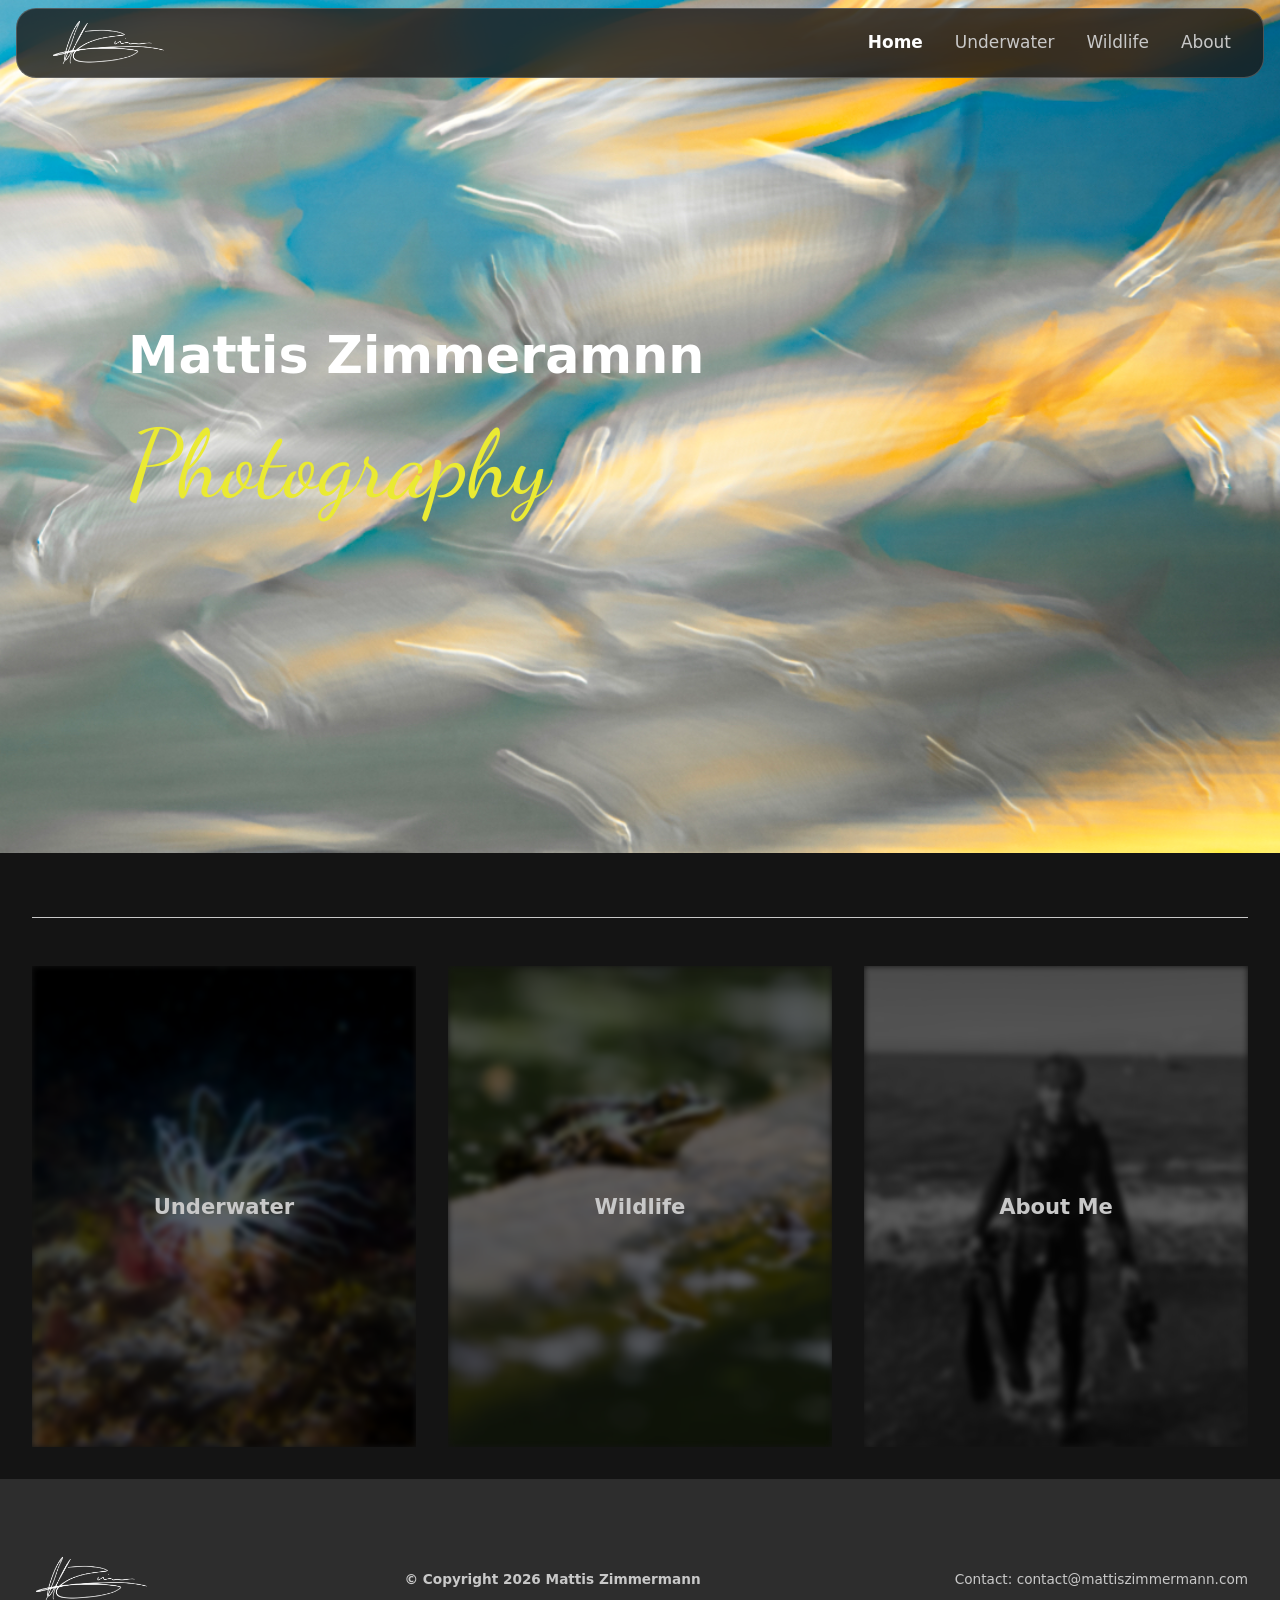
<file: index.html>
<!DOCTYPE html>
<html lang="en">
    <head>
        <meta charset="UTF-8">
        <meta name="viewport" content="width=device-width, initial-scale=1.0, maximum-scale=1.0, user-scalable=no">


        <title>Mattis Zimmermann - Home</title>
        <link rel="icon" type="image/png" href="Assets/Logo.png">   
        
        <link rel="stylesheet" href="style.css">
    </head>

    <body>
        <nav class="navbar">
           <a href="index.html" class="navbar-logo">
                <img src="Assets/Signature.png">
           </a>

           <div class="navbar-links">
                <a href="index.html" class="active">Home</a>
                <a href="underwater.html">Underwater</a>
                <a href="wildlife.html">Wildlife</a>
                <a href="about.html">About</a>
           </div>
        </nav>

        <button class="navbar-toggle" aria-label="Toggle navigation">
            <span></span>
            <span></span>
        </button>

        <div class="landing">
            <img src="Images/Underwater/Photo 00014.jpg">

            <div class="landing-text">
                <h1>Mattis Zimmeramnn</h1>
                <h2 id="home-001">Photography</h2>
            </div>
        </div>

        <main>
            <div class="divider">
                <hr>
            </div>
            <div class="landing-buttons">
                <div class="landing-button">
                    <a href="underwater.html">
                        <img src="Images/Underwater/Photo 00005.jpg">
                    </a>
                    <h1>Underwater</h1>
                </div>
                <div class="landing-button">
                    <a href="wildlife.html">
                        <img src="Images/Wildlife/Photo 00009.jpg">
                    </a>
                    <h1>Wildlife</h1>
                </div>
                <div class="landing-button">
                    <a href="about.html"> 
                        <img src="Images/About/Photo 00001.jpeg">
                    </a>
                    <h1>About Me</h1>
                </div>
            </div>
        </main>
 

        <footer class="footer">
            <img src="Assets/Signature.png">                
       
            <h1>© Copyright 2026 Mattis Zimmermann</h1>
           
            <h2>Contact: contact@mattiszimmermann.com</h2>
        </footer>


        <script src="script.js"></script>

    </body>
</html>
</file>
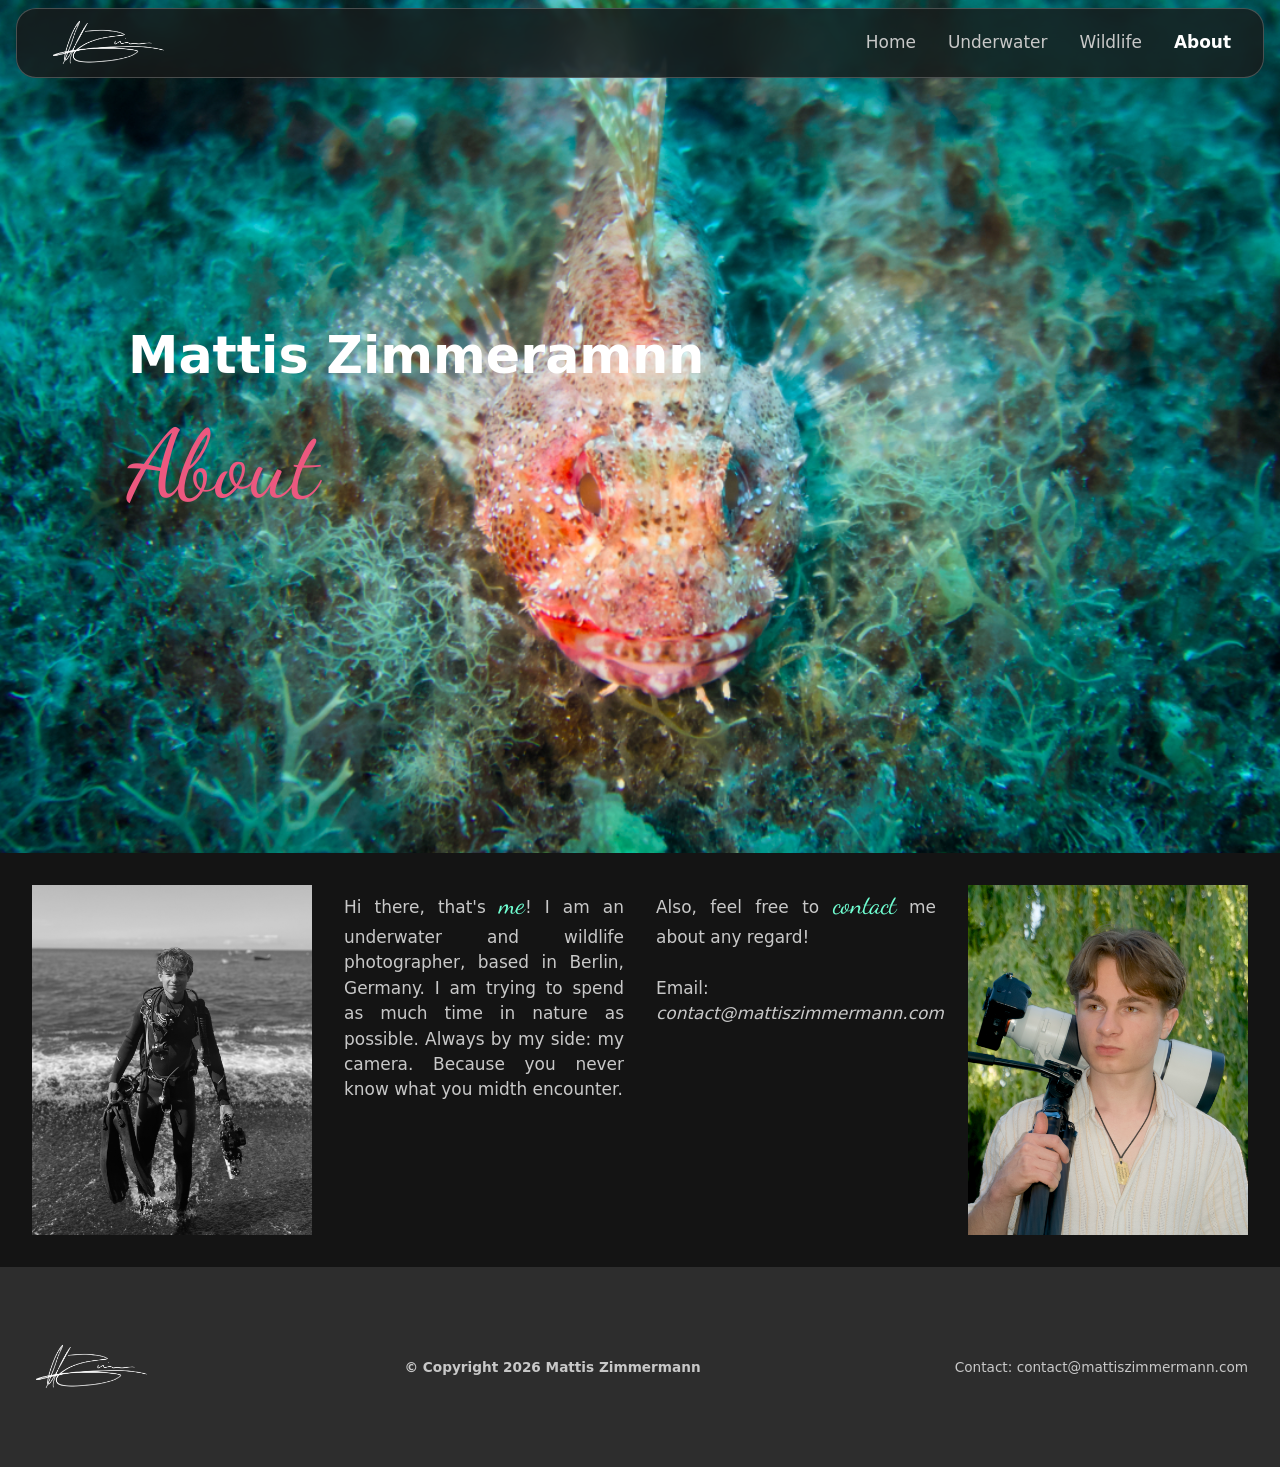
<file: about.html>
<!DOCTYPE html>
<html lang="en">
    <head>
        <meta charset="UTF-8">
        <meta name="viewport" content="width=device-width, initial-scale=1.0, maximum-scale=1.0, user-scalable=no">


        <title>Mattis Zimmermann - About</title>
        <link rel="icon" type="image/png" href="Assets/Logo.png">   
        
        <link rel="stylesheet" href="style.css">
    </head>

    <body>
        <nav class="navbar">
           <a href="index.html" class="navbar-logo">
                <img src="Assets/Signature.png">
           </a>

           <div class="navbar-links">
                <a href="index.html">Home</a>
                <a href="underwater.html">Underwater</a>
                <a href="wildlife.html">Wildlife</a>
                <a href="about.html" class="active">About</a>
           </div>
        </nav>

        <button class="navbar-toggle" aria-label="Toggle navigation">
            <span></span>
            <span></span>
        </button>

        <div class="landing">
            <img src="Images/Underwater/Photo 00013.jpg">

            <div class="landing-text">
                <h1>Mattis Zimmeramnn</h1>
                <h2 id="about-001">About</h2>
            </div>
        </div>

        <div class="main">
            <section class="gallery">
                <div class="sub-gallery">
                    <article class="gallery-item"> 
                        <img src="Images/About/Photo 00001.jpeg" class="small-img">
                        <h1>Hi there, that's <span class="species" id="about-002">me</span>! I am an underwater and wildlife photographer, based in Berlin, Germany. I am trying to spend as much time in nature as possible. Always by my side: my camera. Because you never know what you midth encounter.</h1>
                    </article> 
                </div>

                <div class="sub-gallery">
                    <article class="gallery-item"> 
                        <h1>Also, feel free to <span class="species" id="about-002">contact</span> me about any regard!<br><br>Email: <span class="scientific-name">contact@mattiszimmermann.com</span></h1>
                        <img src="Images/About/Photo 00002.jpg" class="small-img">
                    </article> 
                </div>
            </section> 
        </div>  

        <div class="footer">
            <img src="Assets/Signature.png">                
       
            <h1>© Copyright 2026 Mattis Zimmermann</h1>
           
            <h2>Contact: contact@mattiszimmermann.com</h2>
        </div>

        <script src="script.js"></script>
    </body>
</html>
</file>
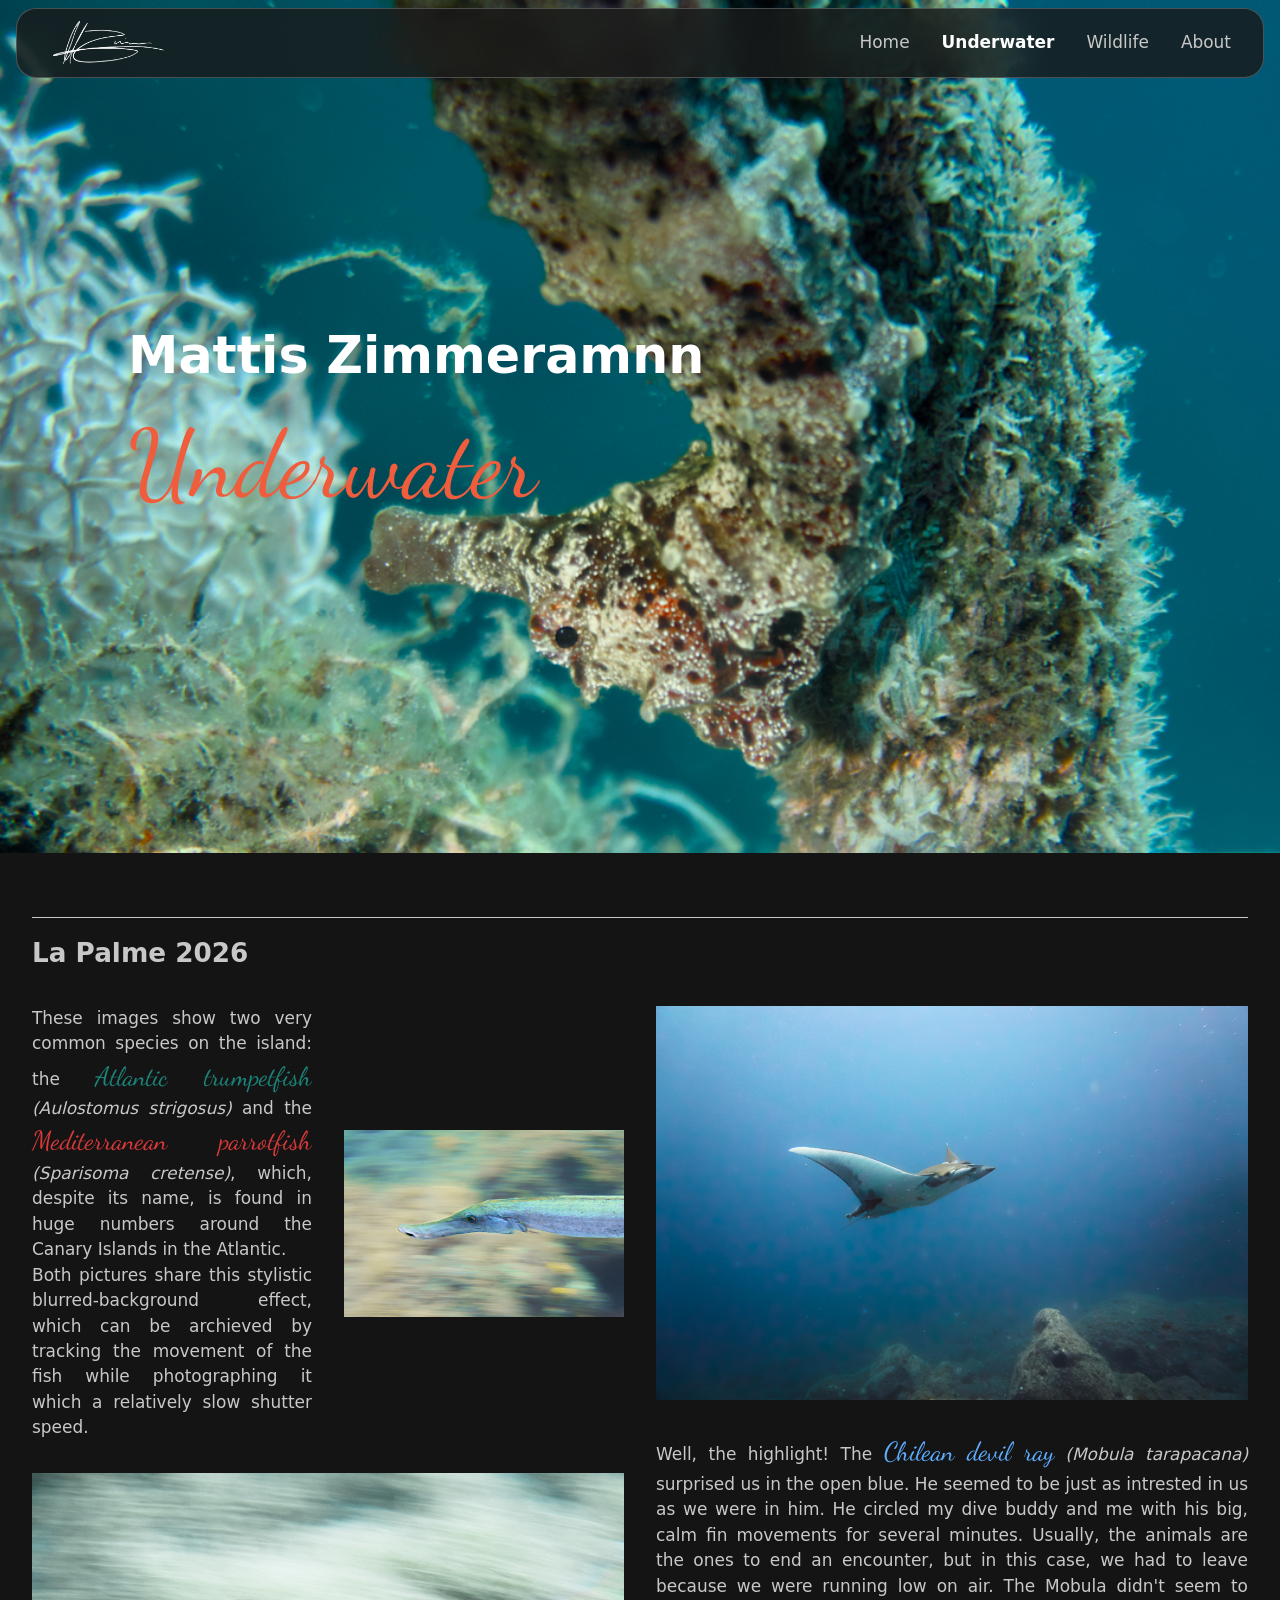
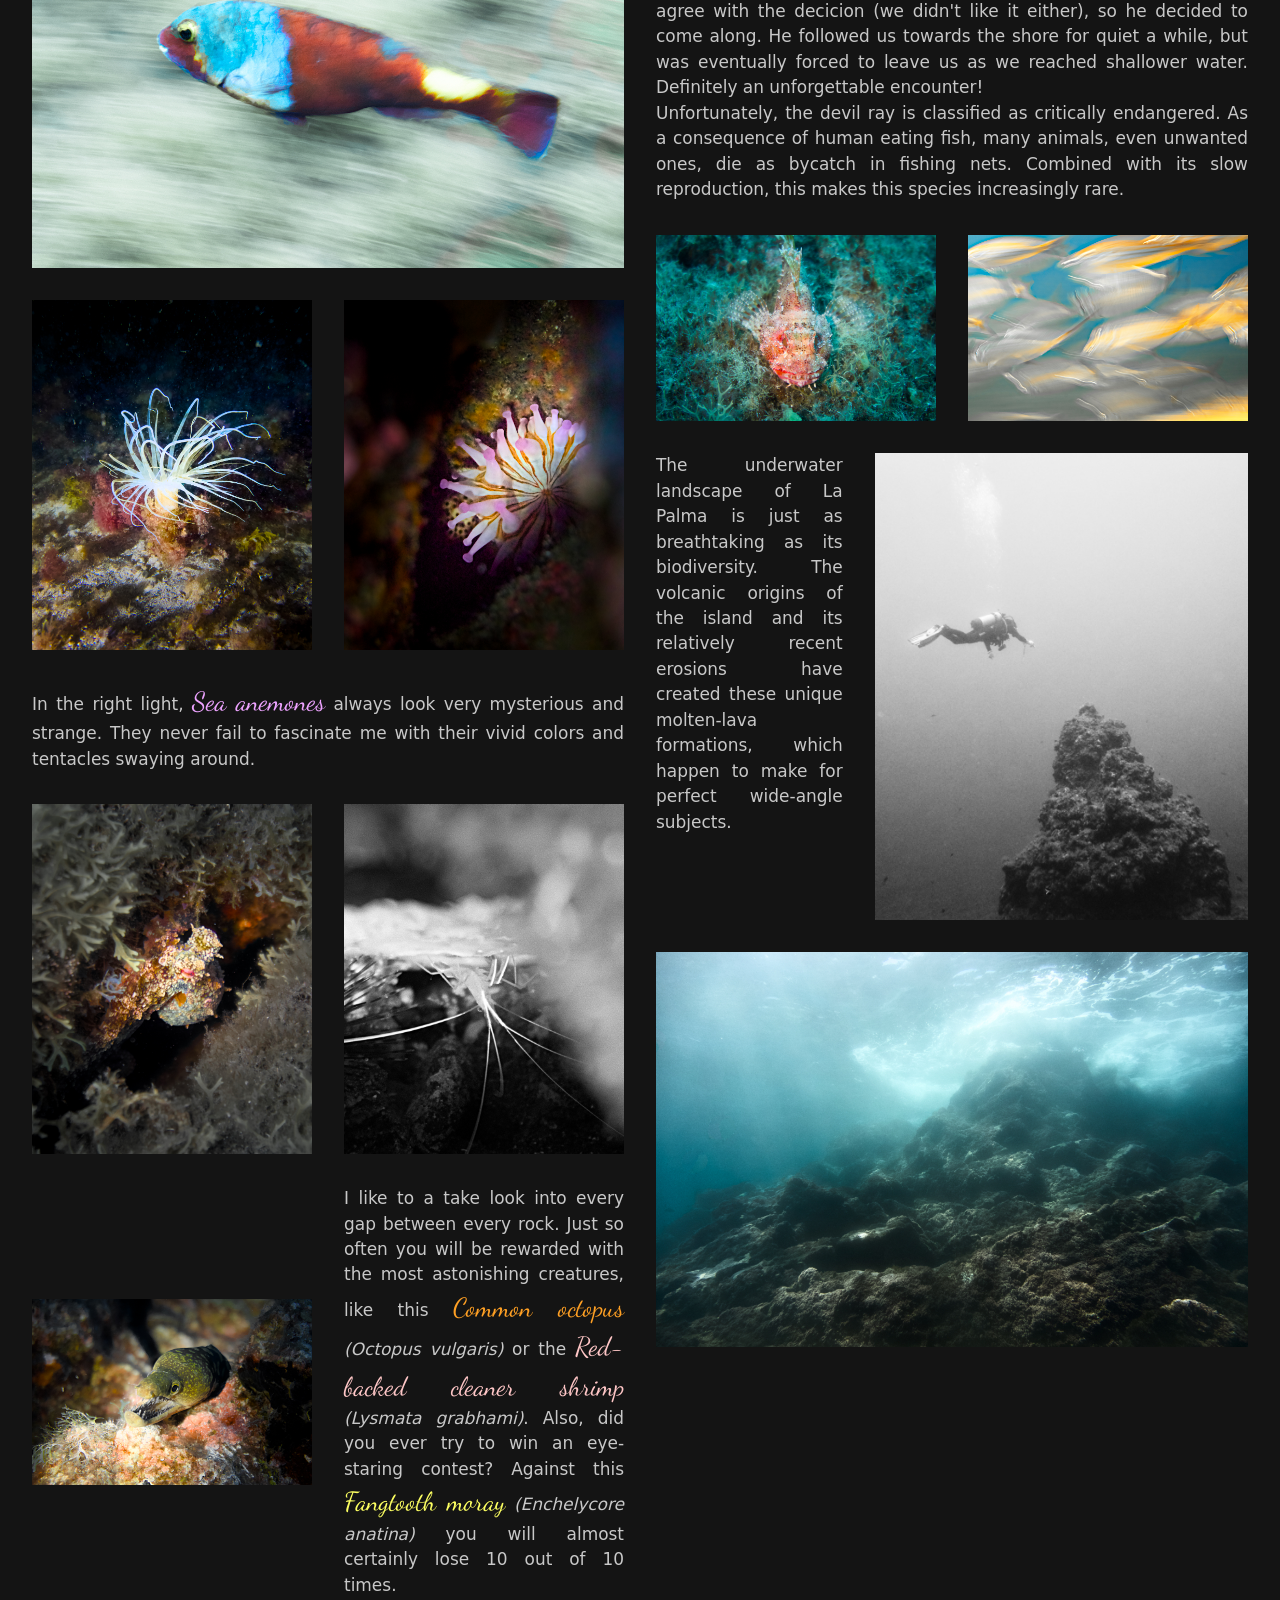
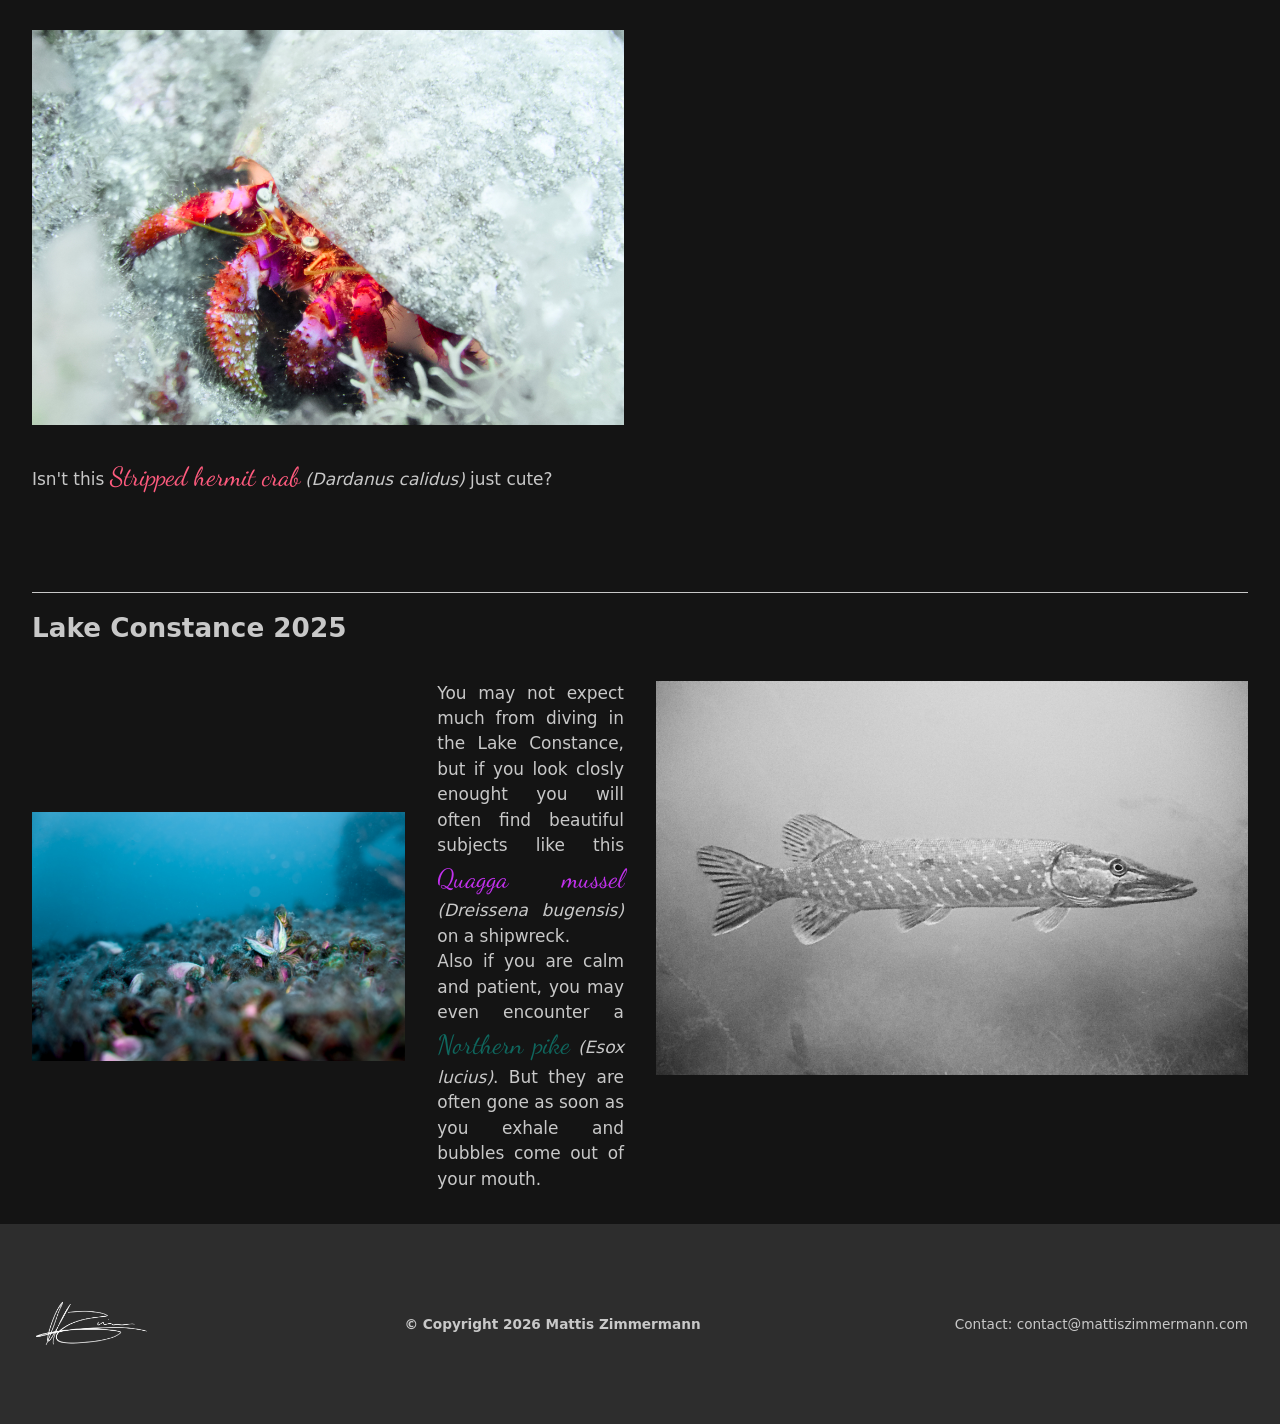
<file: underwater.html>
<!DOCTYPE html>
<html lang="en">
    <head>
        <meta charset="UTF-8">
        <meta name="viewport" content="width=device-width, initial-scale=1.0, maximum-scale=1.0, user-scalable=no">


        <title>Mattis Zimmermann - Underwater</title>
        <link rel="icon" type="image/png" href="Assets/Logo.png">   
        
        <link rel="stylesheet" href="style.css">
    </head>

    <body>
        <nav class="navbar">
           <a href="index.html" class="navbar-logo">
                <img src="Assets/Signature.png">
           </a>

           <div class="navbar-links">
                <a href="index.html">Home</a>
                <a href="underwater.html" class="active">Underwater</a>
                <a href="wildlife.html">Wildlife</a>
                <a href="about.html">About</a>
           </div>
        </nav>

        <button class="navbar-toggle" aria-label="Toggle navigation">
            <span></span>
            <span></span>
        </button>

        <div class="landing">
            <img src="Images/Underwater/Photo 00001.jpg">

            <div class="landing-text">
                <h1>Mattis Zimmeramnn</h1>
                <h2 id="underwater-001">Underwater</h2>
            </div>
        </div>

        <main>
            <div class="divider">
                <hr>
                <h1>La Palme 2026</h1>
            </div>
            <section class="gallery">
                <div class="sub-gallery">
                    <article class="gallery-item">
                        <h1>These images show two very common species on the island: the <span class="species" id="underwater-004">Atlantic trumpetfish</span><span class="scientific-name"> (Aulostomus strigosus)</span> and the <span class="species" id="underwater-005">Mediterranean parrotfish</span> <span class="scientific-name"> (Sparisoma cretense)</span>, which, despite its name, is found in huge numbers around the Canary Islands in the Atlantic. <br>Both pictures share this stylistic blurred-background effect, which can be archieved by tracking the movement of the fish while photographing it which a relatively slow shutter speed.</h1>
                        <img src="Images/Underwater/Photo 00010.jpg" class="small-img">
                    </article>

                    <article class="gallery-item">
                        <img src="Images/Underwater/Photo 00007.jpg">
                    </article>

                    <article class="gallery-item">
                        <img src="Images/Underwater/Photo 00005.jpg">
                        <img src="Images/Underwater/Photo 00009.jpg">
                    </article>

                    <article class="gallery-item">
                        <h1>In the right light, <span class="species" id="underwater-009">Sea anemones</span> always look very mysterious and strange. They never fail to fascinate me with their vivid colors and tentacles swaying around.</h1>
                    </article>

                                        <article class="gallery-item">
                        <img src="Images/Underwater/Photo 00002.jpg">
                         <img src="Images/Underwater/Photo 00003.jpg">
            
                    </article>

                    <article class="gallery-item">
                        <img src="Images/Underwater/Photo 00011.jpg" class="small-img">
                        <h1>I like to a take look into every gap between every rock. Just so often you will be rewarded with the most astonishing creatures, like this <span class="species" id="underwater-006">Common octopus</span><span class="scientific-name"> (Octopus vulgaris)</span> or the <span class="species" id="underwater-007">Red-backed cleaner shrimp</span><span class="scientific-name"> (Lysmata grabhami)</span>. Also, did you ever try to win an eye-staring contest? Against this <span class="species" id="underwater-008">Fangtooth moray</span><span class="scientific-name"> (Enchelycore anatina)</span> you will almost certainly lose 10 out of 10 times.</h1>
                    </article>

                    <article class="gallery-item">
                        <img src="Images/Underwater/Photo 00016.jpg">
                    </article>

                    <article class="gallery-item">
                        <h1>Isn't this <span class="species" id="underwater-011">Stripped hermit crab</span><span class="scientific-name"> (Dardanus calidus)</span> just cute?</h1>
                    </article>
                </div>

                <div class="sub-gallery">
                    <article class="gallery-item">
                        <img src="Images/Underwater/Photo 00012.jpg">
                    </article>
                    
                    <article class="gallery-item">
                        <h1>Well, the highlight! The <span class="species" id="underwater-010">Chilean devil ray</span><span class="scientific-name"> (Mobula tarapacana)</span> surprised us in the open blue. He seemed to be just as intrested in us as we were in him. He circled my dive buddy and me with his big, calm fin movements for several minutes. Usually, the animals are the ones to end an encounter, but in this case, we had to leave because we were running low on air. The Mobula didn't seem to agree with the decicion (we didn't like it either), so he decided to come along. He followed us towards the shore for quiet a while, but was eventually forced to leave us as we reached shallower water. Definitely an unforgettable encounter!<br>Unfortunately, the devil ray is classified as critically endangered. As a consequence of human eating fish, many animals, even unwanted ones, die as bycatch in fishing nets. Combined with its slow reproduction, this makes this species increasingly rare.
                        </h1>
                    </article>

                    <article class="gallery-item">
                        <img src="Images/Underwater/Photo 00013.jpg">
                        <img src="Images/Underwater/Photo 00014.jpg">
                    </article>

                    <article class="gallery-item">
                        <h1>The underwater landscape of La Palma is just as breathtaking as its biodiversity. The volcanic origins of the island and its relatively recent erosions have created these unique molten-lava formations, which happen to make for perfect wide-angle subjects.</h1>
                        <img src="Images/Underwater/Photo 00015.jpg">
                    </article>
                    
                    <article class="gallery-item">
                        <img src="Images/Underwater/Photo 00004.jpg">
                    </article>
                </div>
            </section>



            <div class="divider">
                <hr>
                <h1>Lake Constance 2025</h1>
            </div>
            <section class="gallery">
                <div class="sub-gallery">
                    <article class="gallery-item">
                        <img src="Images/Underwater/Photo 00008.jpg">
                        <h1>You may not expect much from diving in the Lake Constance, but if you look closly enought you will often find beautiful subjects like this <span class="species" id="underwater-002">Quagga mussel</span><span class="scientific-name"> (Dreissena bugensis)</span> on a shipwreck. 
<br>Also if you are calm and patient, you may even encounter a <span class="species" id="underwater-003">Northern pike</span> <span class="scientific-name"> (Esox lucius)</span>. But they are often gone as soon as you exhale and bubbles come out of your mouth.</h1>
                    </article> 
                </div>

                <div class="sub-gallery">
                    <article class="gallery-item">
                        <img src="Images/Underwater/Photo 00006.jpg">         
                    </article>
                </div>
            </section> 
        </main>

        <footer class="footer">
            <img src="Assets/Signature.png">                
       
            <h1>© Copyright 2026 Mattis Zimmermann</h1>
           
            <h2>Contact: contact@mattiszimmermann.com</h2>
        </footer>

        <script src="script.js"></script>
    </body>
</html>
</file>
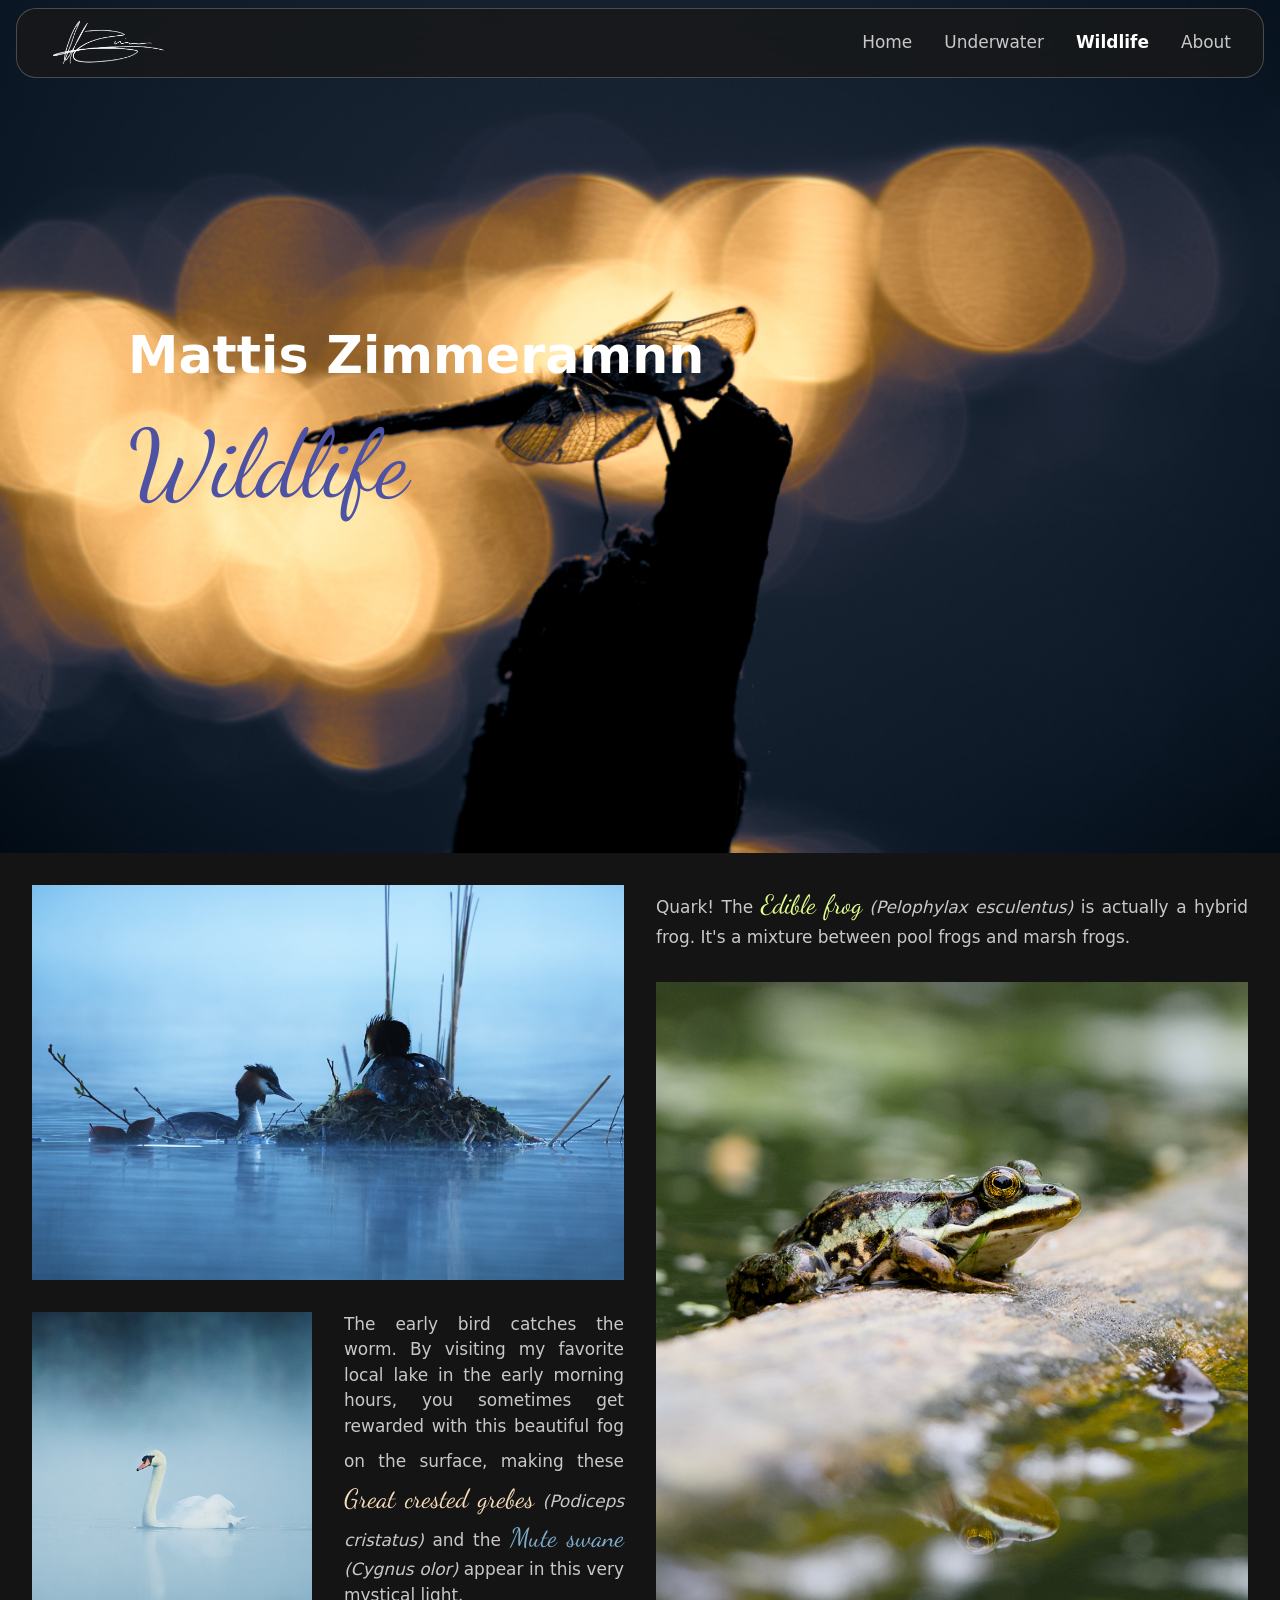
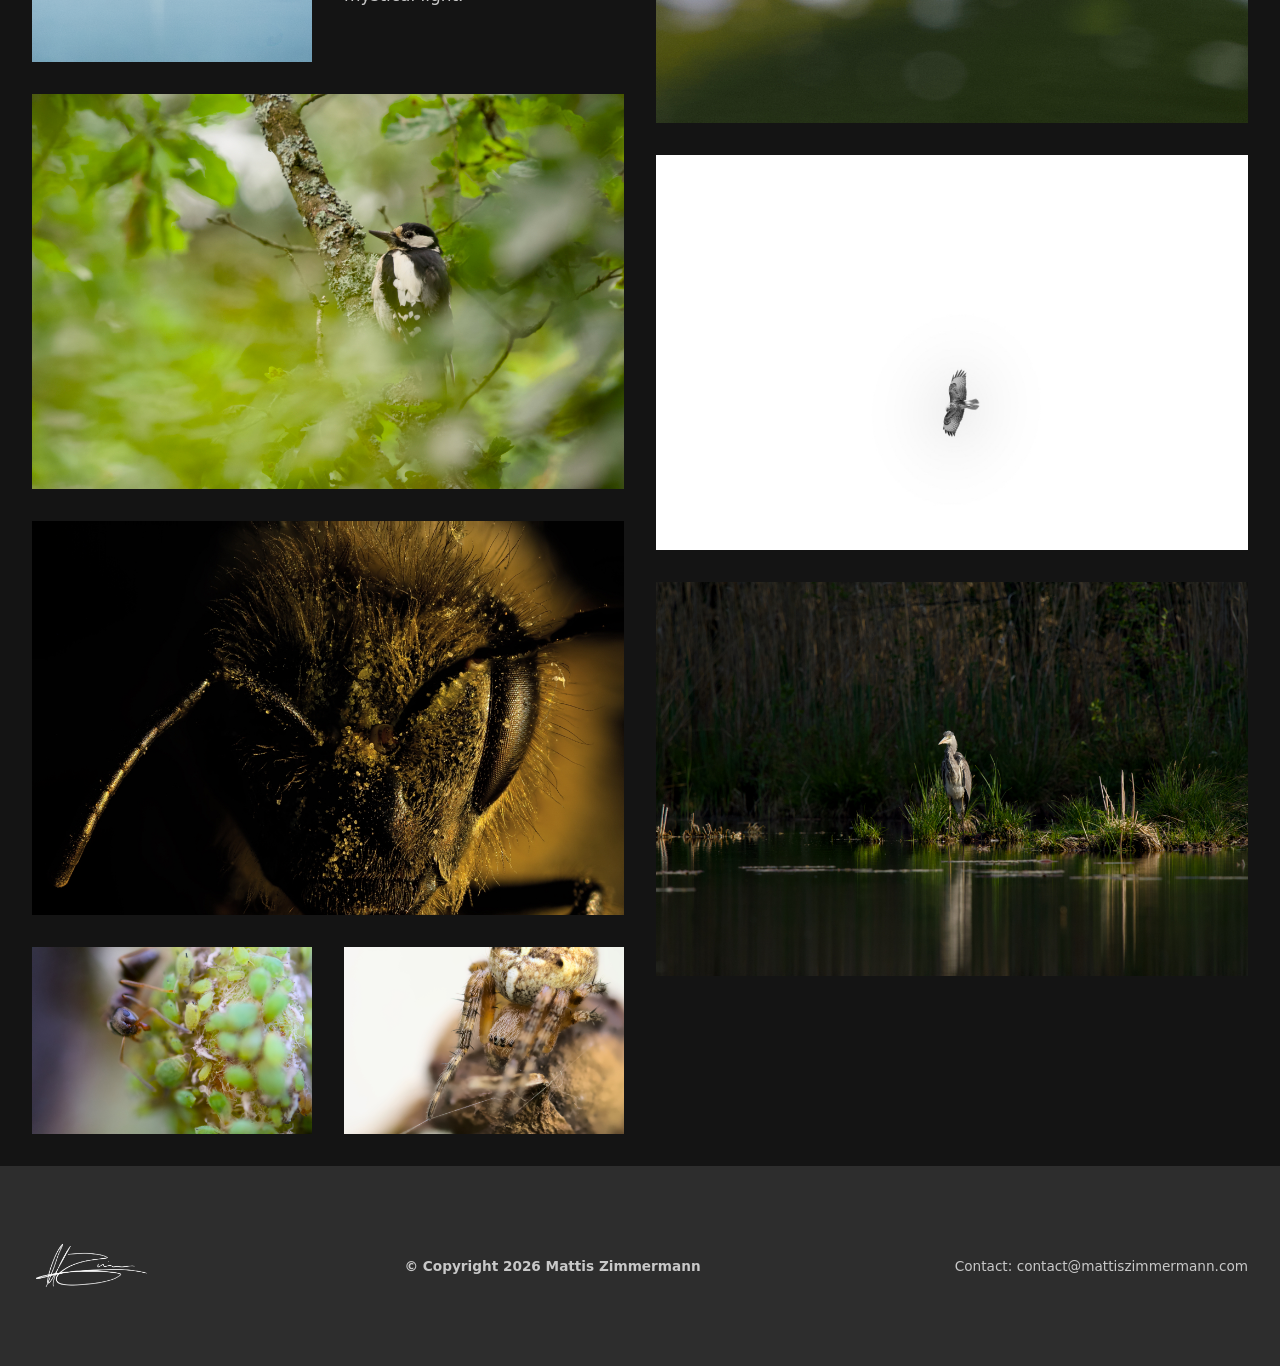
<file: wildlife.html>
<!DOCTYPE html>
<html lang="en">
    <head>
        <meta charset="UTF-8">
        <meta name="viewport" content="width=device-width, initial-scale=1.0, maximum-scale=1.0, user-scalable=no">


        <title>Mattis Zimmermann - Wildlife</title>
        <link rel="icon" type="image/png" href="Assets/Logo.png">   
        
        <link rel="stylesheet" href="style.css">
    </head>

    <body>
        <nav class="navbar">
           <a href="index.html" class="navbar-logo">
                <img src="Assets/Signature.png">
           </a>

           <div class="navbar-links">
                <a href="index.html">Home</a>
                <a href="underwater.html">Underwater</a>
                <a href="wildlife.html" class="active">Wildlife</a>
                <a href="about.html">About</a>
           </div>
        </nav>

        <button class="navbar-toggle" aria-label="Toggle navigation">
            <span></span>
            <span></span>
        </button>

        <div class="landing">
            <img src="Images/Wildlife/Photo 00005.jpg">

            <div class="landing-text">
                <h1>Mattis Zimmeramnn</h1>
                <h2 id="wildlife-001">Wildlife</h2>
            </div>
        </div>

        <div class="main">
            <section class="gallery">
                <div class="sub-gallery">
                    <article class="gallery-item">
                        <img src="Images/Wildlife/Photo 00006.jpg">
                    </article>

                   <article class="gallery-item">
                        <img src="Images/Wildlife/Photo 00008.jpg" class="small-img">
                        <h1>The early bird catches the worm. By visiting my favorite local lake in the early morning hours, you sometimes get rewarded with this beautiful fog on the surface, making these<span class="species" id="wildlife-002"> Great crested grebes</span><span class="scientific-name"> (Podiceps cristatus)</span> and the <span class="species" id="wildlife-003">Mute swane</span> <span class="scientific-name"> (Cygnus olor)</span> appear in this very mystical light.</h1>
                    </article>

                    <article class="gallery-item">
                        <img src="Images/Wildlife/Photo 00013.jpg">
                    </article>

                   <article class="gallery-item">
                        <img src="Images/Wildlife/Photo 00003.jpg">
                    </article>

                    <article class="gallery-item">
                        <img src="Images/Wildlife/Photo 00001.jpg">
                        <img src="Images/Wildlife/Photo 00002.jpg">
                    </article>
                </div>

                <div class="sub-gallery">
                    <article class="gallery-item">
                        <h1>Quark! The <span class="species" id="wildlife-004"> Edible frog</span><span class="scientific-name"> (Pelophylax esculentus)</span> is actually a hybrid frog. It's a mixture between pool frogs and marsh frogs.</h1>
                    </article>

                    <article class="gallery-item">
                        <img src="Images/Wildlife/Photo 00009.jpg">
                    </article>

                    <article class="gallery-item">
                        <img src="Images/Wildlife/Photo 00007.jpg">
                    </article>

                    <article class="gallery-item">
                        <img src="Images/Wildlife/Photo 00011.jpg">
                    </article>
                </div>
            </section>
        </div>  

        <div class="footer">
            <img src="Assets/Signature.png">                
       
            <h1>© Copyright 2026 Mattis Zimmermann</h1>
           
            <h2>Contact: contact@mattiszimmermann.com</h2>
        </div>

        <script src="script.js"></script>
    </body>
</html>
</file>
<file: style.css>
@import url('https://fonts.googleapis.com/css2?family=Dancing+Script:wght@400..700&display=swap');



body {
    font-family: var(--font-family-normal);
    line-height: 1.5;
    color: var(--color-gray);
    background: var(--color-background);
    font-weight: var(--font-weight-1);
    min-width: 350px;
}

* {
    margin: 0;
    padding: 0;
    box-sizing: border-box;
}

:root {
    
  --step--2: clamp(0.6944rem, 0.6326rem + 0.2749vw, 0.88rem);
  --step--1: clamp(0.8333rem, 0.7444rem + 0.3951vw, 1.1rem);
  --step-0: clamp(1rem, 0.875rem + 0.5556vw, 1.375rem);
  --step-1: clamp(1.2rem, 1.0271rem + 0.7685vw, 1.7188rem);
  --step-2: clamp(1.44rem, 1.2039rem + 1.0495vw, 2.1484rem);
  --step-3: clamp(1.728rem, 1.4088rem + 1.4186vw, 2.6855rem);
  --step-4: clamp(2.0736rem, 1.6458rem + 1.9012vw, 3.3569rem);
  --step-5: clamp(2.4883rem, 1.919rem + 2.5301vw, 4.1962rem);


  --color-text-gray: rgb(200, 200, 200);
  --color-text-white: white;
  --color-background: rgb(20, 20, 20);
  --color-gray: rgb(45, 45, 45);

  --font-weight-0: 100;
  --font-weight-1: 300;
  --font-weight-2: 600;
  --font-weight-3: 900;

  --font-family-normal: system-ui, sans-serif;
  --font-family-cursive: "Dancing Script" !important;
}

img {
  max-width: 100%;
  display: block;
}

a {
  color: inherit;
  text-decoration: none;
}

.navbar {
    display: flex;
    align-items: center; 
    gap: 2rem;

    position: fixed;
    top: 0.5rem;
    left: 1rem;

    width: calc(100% - 2rem);
    height: 70px;

    padding: 2rem;

    border-radius: 20px;

    background: rgba(24, 24, 24, 0.8);
    backdrop-filter: blur(20px);
    
    border: 1px solid rgba(128, 128, 128, 0.5);

    z-index: 1000;
}

.navbar-logo img {
    display: block;
    width: auto;
    height: 50px;
}

.navbar-toggle {
    position: fixed;
    display: none;

    border: 0;
    background: none;

    width: 20px;
    height: 20px;

    top: calc(30px + 0.5rem);
    right: 2rem;

    transform: translate(-50%, -50%);

    cursor: pointer;
    z-index: 1001;
}

.navbar-toggle span {
    position: absolute;
    left: 0;

    width: 100%;
    height: 2px;

    background: var(--color-text-gray);

    transition:
        transform 0.3s ease,
        top 0.3s ease;
}

.navbar-toggle span:first-child {
    top: 10px;
}

.navbar-toggle span:last-child {
    top: 20px;
}

.navbar.open + .navbar-toggle span:first-child {
    top: 15px;
    transform: rotate(45deg);
}

.navbar.open + .navbar-toggle span:last-child {
    top: 15px;
    transform: rotate(-45deg);
}


.navbar-links {
    display: flex;
    align-items: center;
    gap: 2rem;

    margin-left: auto;

    color: var(--color-text-gray);
    font-size: var(--step--1);
}

.navbar-links a{
    transition: transform 0.2s ease;
}

.navbar-links a:hover{
    transform: scale(1.05);
}

.navbar-links a.active {
    color: var(--color-text-white);
    font-weight: var(--font-weight-2);
}

.landing {
    position: relative;

    width: 100%;
    height: auto;
}

.landing img {
    width: 100%;
    height: auto;
    object-fit: cover;
}

.landing-text {
    position: absolute;
    top: 50%;
    left: 10%;
    transform: translate(0%, -50%);

    width: 80%;
    text-align: left;
}

.landing-text h1 {
    font-size: var(--step-4);
    font-family: var(--font-family-normal);
    color: var(--color-text-white)
}

.landing-text h2 {
    font-size: calc(var(--step-5) * 1.5);
    font-weight: var(--font-weight-1);
    font-family: var(--font-family-cursive);
    color: var(--color-text-white)
}

.landing-buttons{
    display: grid;
    grid-template-columns: repeat(3, 1fr);
    gap: 2rem;

    padding: 2rem;
}

.landing-button{
    position: relative;
    flex: 1;
    overflow: hidden;
}

.landing-button:hover h1 {
    transform: translateY(-50%) scale(1.1);
}

.landing-button img{
    filter: brightness(40%) blur(3px);
}

.landing-button h1{
    position: absolute;
    top: 50%;
    transform: translateY(-50%);

    width: 100%;
    text-align: center;

    color: var(--color-text-gray);
    font-size: var(--step-0);

    transition: transform 0.1s ease;
}

.divider {
    margin-left: 2rem;
    margin-right: 2rem;
}

.divider h1{
    font-size: var(--step-1);
    font-weight: var(--font-weight-2);
    color: var(--color-text-gray)
}

hr {
    border: none;
    border-top: 1px solid var(--color-text-gray);
    margin-top: 4rem;
    margin-bottom: 1rem;
}


.gallery {
    display: grid;
    grid-template-columns: repeat(2, 1fr);
    padding: 2rem;
    gap: 2rem;
}

.sub-gallery {
    display: flex;
    flex-direction: column;
    gap: 2rem;
}

.gallery-item {
    display: flex;
    flex-direction: row;
    gap: 2rem;
}

.gallery-item img {
    display: block;
    flex: 2;
    min-width: 0;
    height: auto;
    object-fit: contain;
}

.gallery-item .small-img {
    flex: 1;
}

.gallery-item h1 {
    flex: 1;
    font-size: var(--step--1);
    font-weight: var(--font-weight-1);
    color: var(--color-text-gray);

    text-align: justify;

    min-width: 0;

    min-height: 0;
}

.species {
    font-size: var(--step-1);
    font-weight: var(--font-weight-1);
    font-family: var(--font-family-cursive);
}

.scientific-name {
    font-style: italic;
    font-weight: var(--font-weight-0)
}

.footer {
    display: flex;
    justify-content: space-between;
    align-items: center;
    gap: 2rem;

    height: 200px;
    padding: 2rem;

    background: var(--color-gray);
}

.footer img {
    display: block;
    width: auto;
    height: 50px;
}

.footer h1 {
    font-size: var(--step--2);
    font-weight: var(--font-weight-2);
    color: var(--color-text-gray);
}

.footer h2 {
    font-size: var(--step--2);
    font-weight: var(--font-weight-1);
    color: var(--color-text-gray);
}

#home-001 {
    color: rgb(234, 234, 51);
}

#underwater-001 {
    color: rgb(239, 93, 61);
}

#underwater-002 {
    color: rgb(194, 49, 238)
}

#underwater-003 {
    color: rgb(15, 103, 94)
}

#underwater-004 {
    color: rgb(28, 133, 123)
}

#underwater-005 {
    color: rgb(217, 57, 57)
}

#underwater-006 {
    color: rgb(255, 160, 36)
}

#underwater-007 {
    color: rgb(255, 199, 199)
}

#underwater-008 {
    color: rgb(252, 255, 97)
}

#underwater-009 {
    color: rgb(237, 163, 255)
}

#underwater-010 {
    color: rgb(95, 173, 255)
}

#underwater-011 {
    color: rgb(255, 91, 126)
}

#wildlife-001 {
    color: rgb(78, 82, 164);
}

#wildlife-002 {
    color: rgb(246, 220, 185);
}

#wildlife-003 {
    color: rgb(127, 174, 205);
}

#wildlife-004 {
    color: rgb(226, 255, 141);
}

#about-001 {
    color: rgb(236, 88, 127);
}

#about-002 {
    color: rgb(112, 255, 210);
}

@media (max-width: 1000px) {
    .gallery {
        grid-template-columns: repeat(1, 1fr);
    }
}


@media (max-width: 600px) {

    .navbar-toggle {
        display: block;
    }

    .navbar-links{
        position: fixed;
        display: flex;
        flex-direction: column;
        align-items: flex-start;
        gap: 0.2rem;
        margin-left: 0;
        visibility: hidden;
        opacity: 0;

        transition: opacity 0.5s ease 0s;
    }

    .navbar {
        transition: height 0.5s ease 0s;
    }

    .navbar-logo img{
        opacity: 1;
        transition: opacity 0.5s ease 0.5s;
    }

    .navbar.open .navbar-links {
        position: fixed;
        visibility: visible;
        opacity: 1;

        transition: opacity 2s ease 0.5s;
    }

    .navbar.open {
        height: 120px;
        justify-content: flex-start;

        transition: height 0.5s ease 0s;
    }

    .navbar.open .navbar-logo img{
        opacity: 0;
        transition: opacity 0.5s ease 0s;
    }

    .landing-buttons {
         grid-template-columns: repeat(2, 1fr);
    }

    .gallery-item {
        flex-direction: column;
    }

    .gallery-item img{
        flex: 1;
    }

   .footer img{
        display: none;
   }
}

@media (max-width: 300px) {
    .navbar-logo{
        opacity: 0;
    }
}
</file>
